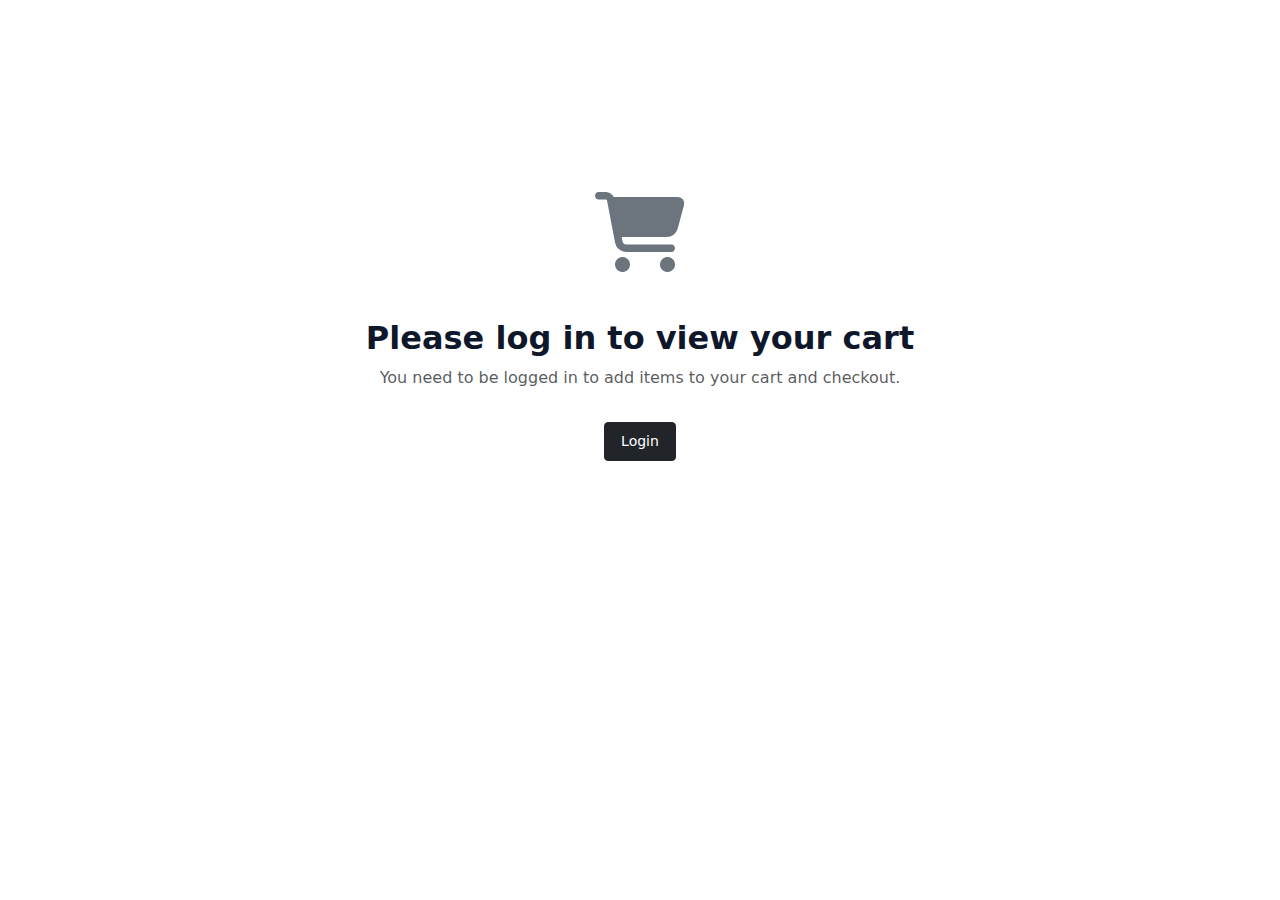
<file: cart/cart.html>
<!DOCTYPE html>
<html lang="en">
<head>
  <meta charset="UTF-8">
  <meta name="viewport" content="width=device-width, initial-scale=1.0">
  <title>EcomStore - Shopping Cart</title>
  <link href="https://cdn.jsdelivr.net/npm/bootstrap@5.3.3/dist/css/bootstrap.min.css" rel="stylesheet">
  <link rel="stylesheet" href="https://cdnjs.cloudflare.com/ajax/libs/font-awesome/6.5.1/css/all.min.css">
  <link rel="stylesheet" href="cart.css">
  <link rel="stylesheet" href="/assets/css/index.css">
</head>
<body>

    <main class="container my-5">
        <button id="back" class="mb-4 bg-transparent border-0 pointer-event"><i class="fas fa-arrow-left me-2"></i> Back</button>
        <div id="cart-content"> <div id="cart-header" class="mb-4">
                <h1 class="h2 fw-bold mb-1">Shopping Cart</h1>
                <p id="cart-items-count" class="text-muted"></p>
            </div>
            <div class="row">
                <div class="col-lg-8" id="cart-items-container">
                    </div>
                <div class="col-lg-4">
                    <div class="order-summary shadow-sm">
                        <h5 class="fw-bold">Order Summary</h5>
                        <div class="d-flex justify-content-between mt-3">
                            <span>Subtotal</span>
                            <span id="summary-price">$0.00</span>
                        </div>
                        <div class="d-flex justify-content-between">
                            <span>Shipping</span>
                            <span>Free</span>
                        </div>
                        <div class="d-flex justify-content-between text-muted">
                            <span>Tax (estimate)</span>
                            <span id="summary-tax">$0.00</span>
                        </div>
                        <hr>
                        <div class="d-flex justify-content-between fw-bold">
                            <span>Total</span>
                            <span id="summary-total">$0.00</span>
                        </div>
                        <a href="/checkout/shipping/shipping.html" class="btn btn-dark w-100 mt-3">Proceed to Checkout →</a>
                    </div>
                </div>
            </div>
        </div>
        
        <div id="empty-cart" class="d-none">
            <div class="d-flex flex-column justify-content-center align-items-center text-center" style="min-height: 60vh;">
                <div class="empty-cart-icon mb-4" style="font-size: 5rem;"><i class="fas fa-shopping-bag"></i></div>
                <h1 class="h2 fw-bold">Your cart is empty</h1>
                <p class="text-muted">Looks like you haven't added any items to your cart yet.</p>
                <a href="/products/products.html" class="btn btn-dark mt-3">Start Shopping <i class="fas fa-arrow-right"></i></a>
            </div>
        </div>
    </main>

    <script src="https://cdn.jsdelivr.net/npm/bootstrap@5.3.0/dist/js/bootstrap.bundle.min.js"></script>
    <script src="cart.js"></script> </body>
    <script src="/assets/js/index.js"></script>
</html>
</file>
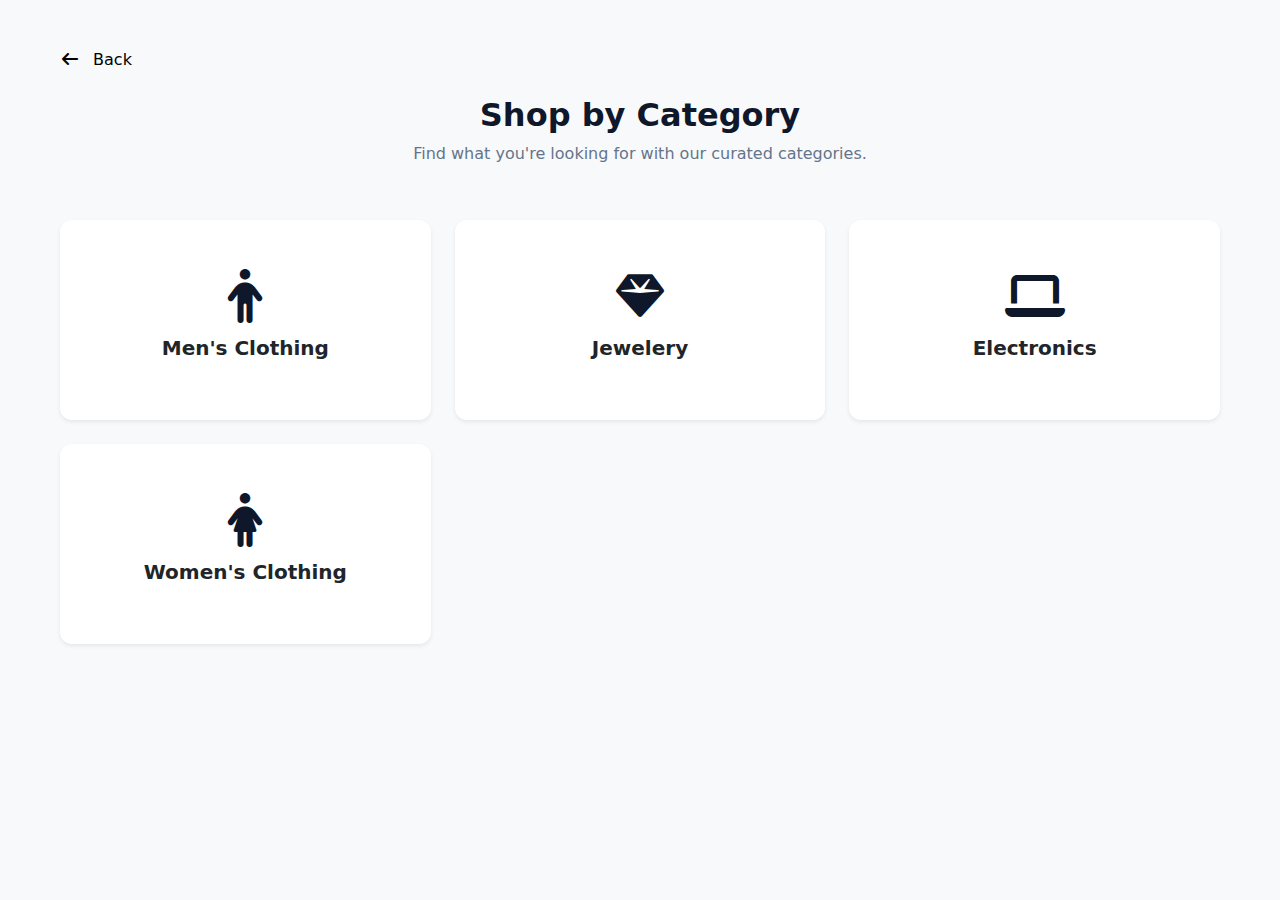
<file: categories/categories.html>
<!DOCTYPE html>
<html lang="en">
<head>
    <meta charset="UTF-8">
    <meta name="viewport" content="width=device-width, initial-scale=1.0">
    <title>Categories - EcomStore</title>
    <link rel="stylesheet" href="../assets/css/bootstrap.min.css">
    <link rel="stylesheet" href="../assets/css/all.min.css">
    <link rel="stylesheet" href="../assets/css/main.css"> <!-- Assuming a main css file -->
    <link rel="stylesheet" href="categories.css">
    <link rel="stylesheet" href="/assets/css/index.css">
</head>
<body class="bg-light">


    <main class="container my-5">
        <button id="back" class="mb-4 bg-transparent border-0 pointer-event"><i class="fas fa-arrow-left me-2"></i> Back</button>
        <div class="page-header text-center">
            <h1 class="page-title">Shop by Category</h1>
            <p class="page-subtitle">Find what you're looking for with our curated categories.</p>
        </div>

        <!-- Categories will be loaded here -->
        <div id="categories-container" class="row g-4 mt-4">
            <!-- This area will be filled by JavaScript -->
        </div>
    </main>

    <script src="../assets/js/bootstrap.bundle.min.js"></script>
    <script src="/assets/js/index.js"></script> <!-- السكربت الرئيسي -->
    <script src="categories.js"></script>
</body>
</html>
</file>
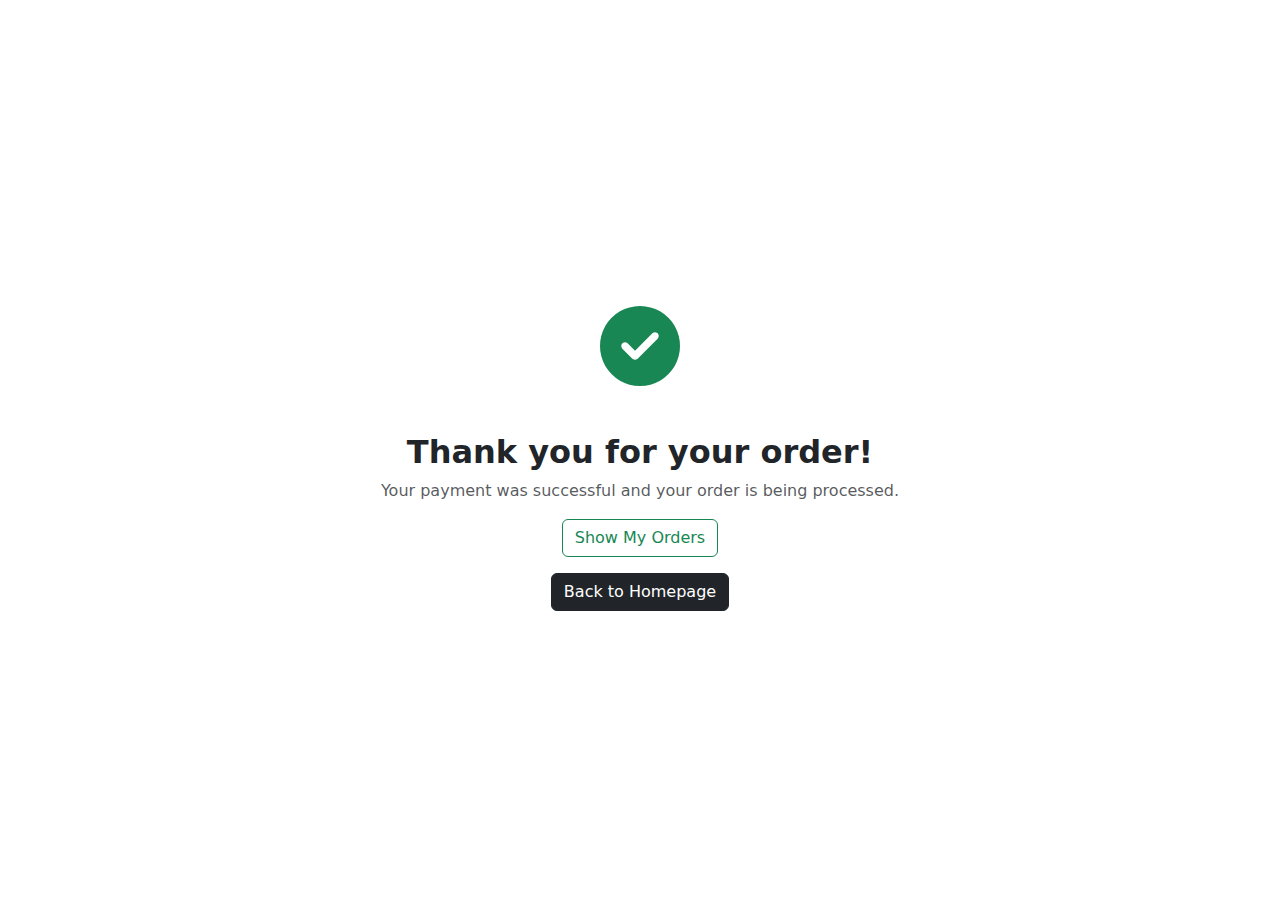
<file: checkout/thankyou.html>
<!DOCTYPE html>
<html lang="en">
<head>
    <meta charset="UTF-8">
    <meta name="viewport" content="width=device-width, initial-scale=1.0">
    <title>Thank You! - EcomStore</title>
    <link href="https://cdn.jsdelivr.net/npm/bootstrap@5.3.3/dist/css/bootstrap.min.css" rel="stylesheet">
    <link rel="stylesheet" href="https://cdnjs.cloudflare.com/ajax/libs/font-awesome/6.5.1/css/all.min.css">
</head>
<body>
    <div class="container">
        <div class="d-flex flex-column justify-content-center align-items-center text-center" style="min-height: 100vh;">
            <div class="mb-4" style="font-size: 5rem; color: #198754;">
                <i class="fas fa-check-circle"></i>
            </div>
            <h1 class="h2 fw-bold">Thank you for your order!</h1>
            <p class="text-muted">Your payment was successful and your order is being processed.</p>
            <a href="/orders/orders.html" class="btn btn-outline-success">Show My Orders</a>
            <a href="/index.html" class="btn btn-dark mt-3">Back to Homepage</a>
        </div>
    </div>
</body>
</html>
</file>
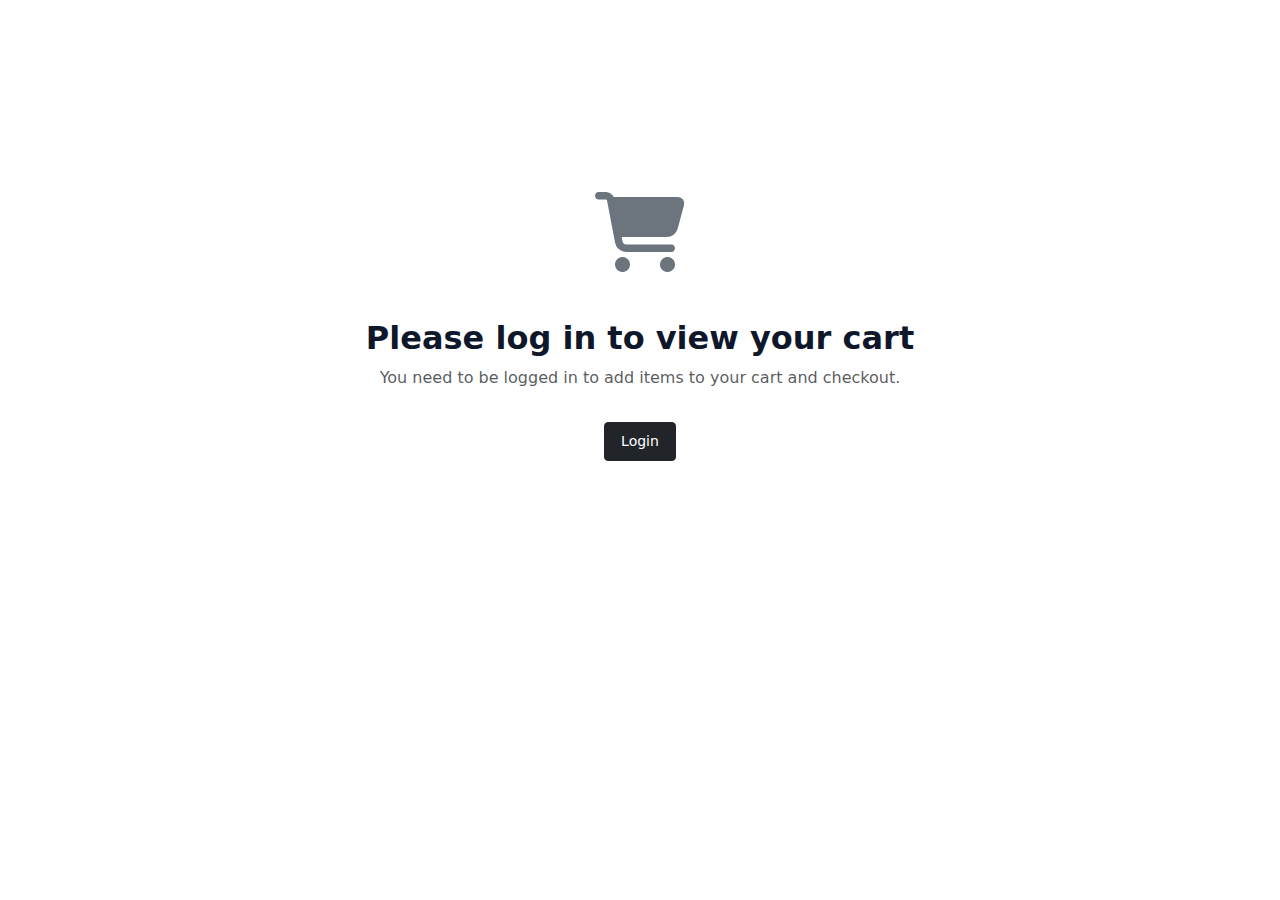
<file: checkout/payment/payment.html>
<!doctype html>
<html lang="en">

<head>
    <meta charset="utf-8">
    <meta name="viewport" content="width=device-width, initial-scale=1">
    <title>Checkout - EcomStore</title>
    <link rel="stylesheet" href="../../assets/css/bootstrap.min.css">
    <link rel="stylesheet" href="../../assets/css/all.min.css">
</head>

<body class="bg-light">

    <div class="container my-5">
        <button id="back" class="mb-4 bg-transparent border-0 pointer-event"><i class="fas fa-arrow-left me-2"></i> Back</button>
        <h2 class="mb-5 text-center">Checkout</h2>

        <!-- Progress bar -->
        <div class="d-flex justify-content-center align-items-center mb-5" bis_skin_checked="1">
            <div class="text-center mx-1" bis_skin_checked="1">
                <div class="btn btn-outline-secondary rounded-circle d-flex justify-content-center align-items-center mx-auto"
                    style="width:50px;height:50px;" bis_skin_checked="1"><i class="fa-solid fa-truck"></i></div>
                <div class="d-block mt-2 fw-bold" bis_skin_checked="1">Shipping</div>
            </div>
            <hr class="w-25 mx-2">
            <div class="text-center mx-1" bis_skin_checked="1">
                <div class="btn btn-dark rounded-circle d-flex justify-content-center align-items-center mx-auto"
                    style="width:50px;height:50px;" bis_skin_checked="1"><i class="fa-solid fa-credit-card"></i></div>
                <div class="d-block mt-2 text-secondary" bis_skin_checked="1">Payment</div>
            </div>
            <hr class="w-25 mx-2">
            <div class="text-center mx-1" bis_skin_checked="1">
                <div class="btn btn-outline-secondary rounded-circle d-flex justify-content-center align-items-center mx-auto"
                    style="width:50px;height:50px;" bis_skin_checked="1"><i class="fa-solid fa-circle-check"></i></div>
                <div class="d-block mt-2 text-secondary" bis_skin_checked="1">Review</div>
            </div>
        </div>

        <div class="row g-4 py-3">
            <!-- Payment Form -->
            <div class="col-lg-8">
                <div class="card shadow-sm">
                    <div class="card-body p-4">
                        <h5 class="mb-4">Payment Information</h5>
                        <form id="payment-form" class="row" novalidate>
                            <div class="col-12 mb-3">
                                <label for="card-name" class="form-label small">Name on Card</label>
                                <input type="text" class="form-control" id="card-name" required>
                            </div>
                            <div class="col-12 mb-3">
                                <label for="card-number" class="form-label small">Card Number</label>
                                <input type="text" class="form-control" id="card-number" required>
                            </div>
                            <div class="col-6 mb-3">
                                <label for="expiry-date" class="form-label small">Expiry Date</label>
                                <input type="text" class="form-control" id="expiry-date" placeholder="MM/YY" required>
                            </div>
                            <div class="col-6 mb-3">
                                <label for="cvv" class="form-label small">CVV</label>
                                <input type="text" class="form-control" id="cvv" required>
                            </div>
                            <div class="col-12 mt-3">
                                <button type="submit" id="pay-btn" class="btn btn-dark w-100 btn-lg">
                                    <span class="spinner-border spinner-border-sm d-none" role="status"
                                        aria-hidden="true"></span>
                                    <span class="btn-text">Complete Order</span>
                                </button>
                            </div>
                        </form>
                    </div>
                </div>
            </div>

            <!-- Order Summary -->
            <div class="col-lg-4">
                <div class="card shadow-sm">
                    <div class="card-body p-4">
                        <h5 class="mb-4">Order Summary</h5>
                        <div id="summary-items-container">
                            <!-- Items will be loaded here by JS -->
                        </div>
                        <hr>
                        <div class="d-flex justify-content-between">
                            <span>Subtotal</span>
                            <span id="summary-subtotal">$0.00</span>
                        </div>
                        <div class="d-flex justify-content-between">
                            <span>Shipping</span>
                            <span>Free</span> <!-- Example shipping cost -->
                        </div>
                        <div class="d-flex justify-content-between">
                            <span>Tax</span>
                            <span id="summary-tax">$0.00</span>
                        </div>
                        <hr>
                        <div class="d-flex justify-content-between fw-bold h5">
                            <span>Total</span>
                            <span id="summary-total">$0.00</span>
                        </div>
                    </div>
                </div>
            </div>
        </div>
    </div>

    <script src="../../assets/js/bootstrap.bundle.min.js"></script>
    <script src="payment.js"></script>
</body>

</html>
</file>
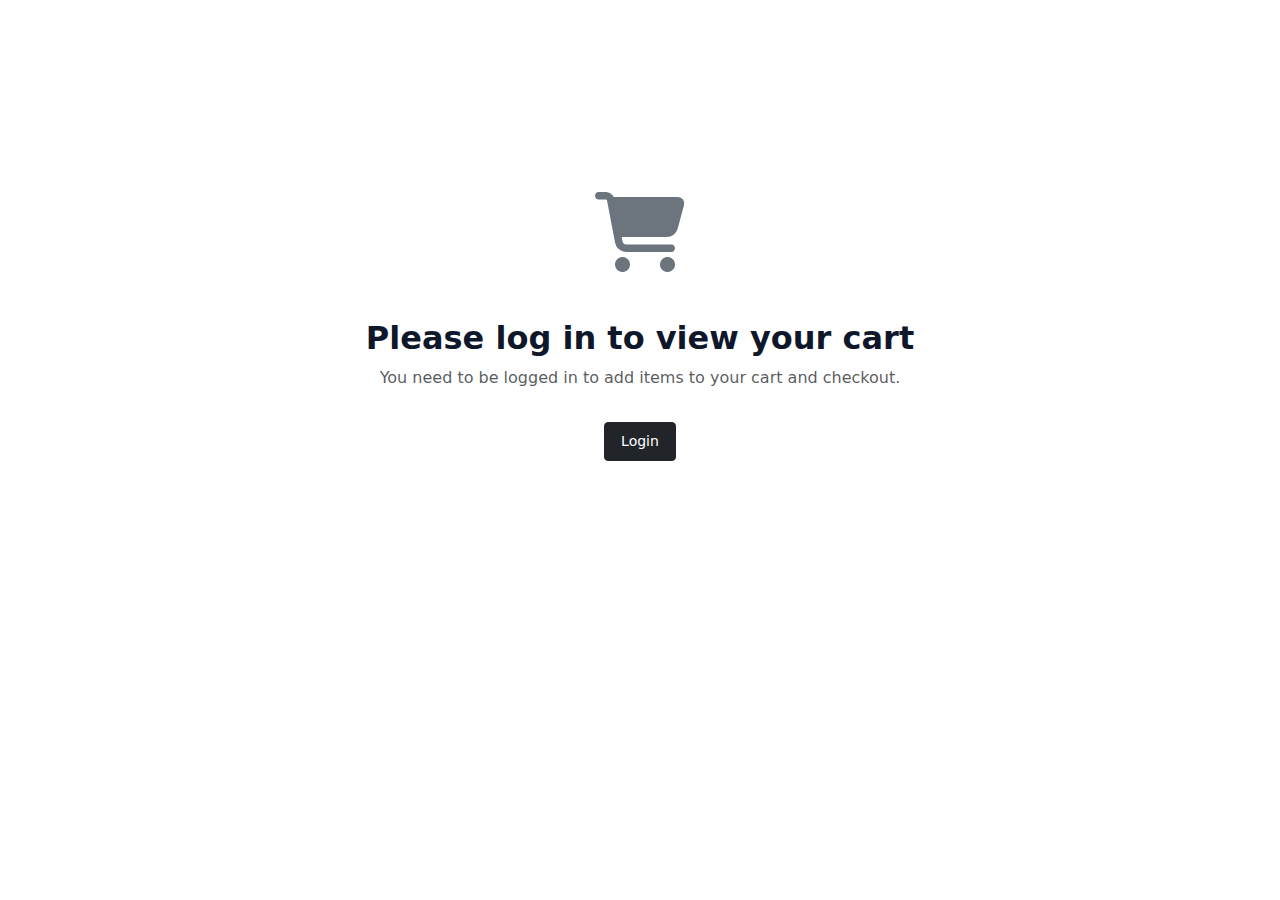
<file: checkout/shipping/shipping.html>
<!doctype html>
<html lang="en">

<head>
    <meta charset="utf-8">
    <meta name="viewport" content="width=device-width, initial-scale=1">
    <title>Shipping - EcomStore</title>
    <link rel="stylesheet" href="../../assets/css/bootstrap.min.css">
    <link rel="stylesheet" href="../../assets/css/all.min.css">
</head>

<body class="bg-light">

    <div class="container my-5">
        <button id="back" class="mb-4 bg-transparent border-0 pointer-event"><i class="fas fa-arrow-left me-2"></i> Back</button>
        <h2 class="mb-5 text-center">Checkout</h2>

        <!-- Progress bar -->
        <div class="d-flex justify-content-center align-items-center mb-5">
            <div class="text-center mx-1">
                <div class="btn btn-dark rounded-circle d-flex justify-content-center align-items-center mx-auto" style="width:50px;height:50px;"><i class="fa-solid fa-truck"></i></div>
                <div class="d-block mt-2 fw-bold">Shipping</div>
            </div>
            <hr class="w-25 mx-2">
            <div class="text-center mx-1">
                <div class="btn btn-outline-secondary rounded-circle d-flex justify-content-center align-items-center mx-auto" style="width:50px;height:50px;"><i class="fa-solid fa-credit-card"></i></div>
                <div class="d-block mt-2 text-secondary">Payment</div>
            </div>
            <hr class="w-25 mx-2">
            <div class="text-center mx-1">
                <div class="btn btn-outline-secondary rounded-circle d-flex justify-content-center align-items-center mx-auto" style="width:50px;height:50px;"><i class="fa-solid fa-circle-check"></i></div>
                <div class="d-block mt-2 text-secondary">Review</div>
            </div>
        </div>

        <div class="row g-4 py-3">
            <!-- Shipping Form -->
            <div class="col-lg-8">
                <div class="card shadow-sm">
                    <div class="card-body p-4">
                        <h5 class="mb-4">Shipping Information</h5>
                        <form id="shipping-form" class="row" novalidate>
                            <div class="col-md-6 mb-3">
                                <label class="form-label">First Name</label>
                                <input type="text" class="form-control" required>
                                <div class="invalid-feedback">First name is required.</div>
                            </div>
                            <div class="col-md-6 mb-3">
                                <label class="form-label">Last Name</label>
                                <input type="text" class="form-control" required>
                                <div class="invalid-feedback">Last name is required.</div>
                            </div>
                            <div class="col-12 mb-3">
                                <label class="form-label">Address</label>
                                <input type="text" class="form-control" required>
                                <div class="invalid-feedback">Address is required.</div>
                            </div>
                            <!-- Add more fields as needed -->
                            <div class="col-12">
                                <button type="submit" class="btn btn-dark w-100 mt-3">Continue to Payment</button>
                            </div>
                        </form>
                    </div>
                </div>
            </div>

            <!-- Order Summary -->
            <div class="col-lg-4">
                <div class="card shadow-sm">
                    <div class="card-body p-4">
                        <h5 class="mb-4">Order Summary</h5>
                        <div id="summary-items-container">
                            <!-- Items will be loaded here by JS -->
                        </div>
                        <hr>
                        <div class="d-flex justify-content-between">
                            <span>Subtotal</span>
                            <span id="summary-subtotal">$0.00</span>
                        </div>
                        <div class="d-flex justify-content-between">
                            <span>Shipping</span>
                            <span id="summary-shipping">$10.00</span>
                        </div>
                        <div class="d-flex justify-content-between">
                            <span>Tax</span>
                            <span id="summary-tax">$0.00</span>
                        </div>
                        <hr>
                        <div class="d-flex justify-content-between fw-bold h5">
                            <span>Total</span>
                            <span id="summary-total">$0.00</span>
                        </div>
                    </div>
                </div>
            </div>
        </div>
    </div>

    <script src="../../assets/js/bootstrap.bundle.min.js"></script>
    <script src="shipping.js"></script>
</body>
</html>
</file>
<file: cart/cart.css>
body {
   background-color: #fff;
 }

 .cart-item {
   border: 1px solid #eee;
   border-radius: 10px;
   padding: 15px;
   margin-bottom: 15px;
   display: flex;
   align-items: center;
   justify-content: space-between;
 }
 
 .cart-item img {
   width: 80px;
   border-radius: 8px;
  }
  
   @media (max-width: 772px) {
    .cart-item {
      pad: 0;
    }
    .cart-item img {
      display: none;
    }
   }

 .order-summary {
   border: 1px solid #eee;
   border-radius: 10px;
   padding: 20px;
   background: #fff;
 }

 .rounded {
   width: 100px;
   height: 100px;
   object-fit: cover;
 }

 .incDec {
  width: 25px;
  height: 25px;
  background-color: white;
  border-radius: 5px;
  display: flex;
  align-items: center;
  justify-content: center;
  transition: all 0.3s;
 }

 .incDec:hover {
  background-color: #000;
  color: #fff;
  border: 1px solid black;
 }
</file>
<file: assets/css/main.css>
body {
    font-family: ui-sans-serif, system-ui, sans-serif, "Apple Color Emoji",
        "Segoe UI Emoji", "Segoe UI Symbol", "Noto Color Emoji";
}

.btn-brand {
    background-color: #0F172A;
    color: #fff;
    border: none;
    transition: background-color 0.3s ease;
}

.btn-brand:hover {
    background-color: #1E293B;
    color: #fff;
}
</file>
<file: categories/categories.css>
.category-card {
    border: none;
    border-radius: 0.75rem;
    overflow: hidden;
    transition: all 0.3s ease-in-out;
    text-decoration: none;
    color: #212529;
    background-color: #fff;
}

.category-card:hover {
    transform: translateY(-5px);
    box-shadow: 0 8px 20px rgba(0,0,0,0.12);
}

.category-card .card-body {
    display: flex;
    flex-direction: column;
    justify-content: center;
    align-items: center;
    height: 200px;
}

.category-icon {
    font-size: 3rem;
    margin-bottom: 1rem;
    color: #0F172A;
}

.category-title {
    font-weight: 600;
    font-size: 1.25rem;
}
</file>
<file: assets/css/index.css>
body {
    color: var(--main-color);
    font-family: ui-sans-serif, system-ui, sans-serif, "Apple Color Emoji",
        "Segoe UI Emoji", "Segoe UI Symbol", "Noto Color Emoji";
}


/* Global Reset and Base Styles */
:root {
    scroll-behavior: smooth;
    --main-color: #0f172a;
    --sub-color: hsl(215.4 16.3% 46.9%);
}

* {
    margin: 0;
    padding: 0;
    box-sizing: border-box;
}


/* Utility Classes */
.container {
    max-width: 1200px;
    margin: 0 auto;
    padding: 0 20px;
}

.btn {
    padding: 8px 16px;
    border-radius: 4px;
    font-size: 14px;
    cursor: pointer;
    text-align: center;
}

.btn-primary {
    background-color: var(--main-color);
    color: white;
    border: none;
}

.btn-primary:hover {
    background-color: #555;
}

.btn-outline {
    background: none;
    border: 1px solid #ddd;
    color: var(--main-color);
}

.btn-outline:hover {
    background-color: #f8f9fa;
}

/* Header */
.header {
    background-color: rgba(255, 255, 255, 0.9);
    border-bottom: 1px solid #e9ecef;
    padding: 12px 0;
    position: sticky;
    top: 0;
    z-index: 100;
}

.header-container {
    display: flex;
    align-items: center;
    justify-content: space-between;
}

.logo {
    display: flex;
    align-items: center;
    font-size: 18px;
    font-weight: 600;
    color: var(--main-color);
    text-decoration: none;
}

.logo-icon {
    width: 24px;
    height: 24px;
    background-color: var(--main-color);
    color: white;
    border-radius: 4px;
    display: flex;
    align-items: center;
    justify-content: center;
    margin-right: 8px;
    font-size: 12px;
    font-weight: bold;
}

#cart-count {
    font-size: 11px;
}


.nav-links {
    display: flex;
    gap: 25px;
}

.nav-links a {
    color: var(--sub-color);
    text-decoration: none;
    font-size: 14px;
}

.nav-links a:hover {
    color: var(--main-color);
}

.auth-section {
    display: flex;
    gap: 12px;
}

/* Mobile Menu */
#mobileMenu {
    background-color: white;
    border-top: 1px solid #ddd;
}

#mobileMenu .nav-links {
    flex-direction: column;
    gap: 15px;
    margin-bottom: 15px;
}

/* Hero Section */
.hero {
    height: 100vh;
    background: linear-gradient(to right, #f8f9fa, #e9ecef);
    display: flex;
    justify-content: center;
    align-items: center;
    text-align: center;
    padding: 0 20px;
}

.hero-title {
    font-size: 40px;
    font-weight: 700;
    margin-bottom: 15px;
    color: var(--main-color);
}

.hero-subtitle {
    font-size: 18px;
    color: var(--sub-color);
    margin-bottom: 30px;
}

.hero-buttons {
    display: flex;
    gap: 20px;
    justify-content: center;
    flex-wrap: wrap;
}

.hero-buttons .btn {
    min-width: 150px;
}

/* Why Choose Us Section */
.why-choose-us {
    padding: 60px 20px;
    background-color: white;
    text-align: center;
}

.features {
    display: flex;
    justify-content: space-between;
    gap: 30px;
    margin-top: 40px;
    flex-wrap: wrap;
}

.feature {
    flex: 1;
    min-width: 220px;
    max-width: 300px;
    margin: 0 auto;
}

.feature-icon {
    background-color: #f1f5f9;
    width: 60px;
    height: 60px;
    border-radius: 50%;
    display: flex;
    align-items: center;
    justify-content: center;
    margin: 0 auto 15px;
    font-size: 24px;
    color: var(--main-color);
}

.feature-title {
    font-weight: 600;
    margin-bottom: 10px;
    color: var(--main-color);
}

.feature-text {
    color: var(--sub-color);
    font-size: 14px;
}

/* Main Content */
.main-container {
    padding: 30px 20px;
}

.page-header {
    margin-bottom: 30px;
}

.page-title {
    font-size: 32px;
    font-weight: 600;
    color: var(--main-color);
    margin-bottom: 8px;
}

.page-subtitle {
    color: var(--sub-color);
    font-size: 16px;
}

/* Products Grid */
/* Products Grid */
.products-grid {
    display: grid;
    grid-template-columns: repeat(auto-fill, minmax(250px, 1fr));
    gap: 25px;
    align-items: stretch;
}

.product-card {
    background: white;
    border-radius: 12px;
    overflow: hidden;
    box-shadow: 0 2px 8px rgba(0, 0, 0, 0.08);
    display: flex;
    flex-direction: column;
    height: 100%;
}

.product-card img {
    transition: all 1s;
}

.product-card:hover img {
    transform: scale(1.2);
}

.product-image {
    position: relative;
    height: 220px;
    background-color: #f8f9fa;
    overflow: hidden;
}

.product-image img {
    width: 100%;
    height: 100%;
    object-fit: contain;
}

.stock-badge,
.featured-badge {
    position: absolute;
    padding: 4px 8px;
    border-radius: 15px;
    font-size: 12px;
}

.stock-badge {
    top: 10px;
    right: 10px;
    background-color: rgba(255, 255, 255, 0.9);
    color: var(--main-color);
}

.featured-badge {
    top: 10px;
    left: 10px;
    background-color: var(--main-color);
    color: white;
    font-weight: 500;
}

.product-info {
    padding: 18px;
    display: flex;
    flex-direction: column;
    flex-grow: 1;
}

.product-title {
    font-size: 16px;
    font-weight: 600;
    margin-bottom: 8px;
    color: var(--main-color);
}

.product-description {
    font-size: 13px;
    color: var(--sub-color);
    margin-bottom: 12px;
    line-height: 1.4;
    flex-grow: 1;
}

.product-rating {
    display: flex;
    align-items: center;
    margin-bottom: 12px;
}

.stars {
    display: flex;
    gap: 2px;
    margin-right: 6px;
}

.fa-star {
    color: #ffc107;
    font-size: 12px;
}

.rating-text {
    font-size: 12px;
    color: var(--sub-color);
}

.product-footer {
    display: flex;
    justify-content: space-between;
    align-items: center;
    margin-top: 15px;
}

.product-price {
    font-size: 18px;
    font-weight: 600;
    color: var(--main-color);
}

.product-category {
    font-size: 12px;
    color: var(--main-color);
    background-color: #f2f3f4;
    padding: 4px 8px;
    border-radius: 5px;
}


/* Responsive Design */
@media (max-width: 1024px) {
    .features {
        flex-direction: column;
        align-items: center;
    }
}

@media (max-width: 768px) {
    .header-container {
        padding: 15px 20px;
        justify-content: space-around;
    }

    .search-section {
        display: none;
    }

    .btn {
        padding: 6px 10px;
    }

    .page-title {
        font-size: 28px;
    }

    .hero-buttons {
        flex-direction: column;
        gap: 10px;
    }

    .hero-buttons .btn {
        width: 100%;
        padding: 10px;
    }
}

@media (max-width: 480px) {
    .main-container {
        padding: 20px 15px;
    }
}


/* -----------------------
   SELLER CTA SECTION
------------------------- */
.seller-cta {
    background-color: #0f172a;
}

.seller-cta-text {
    font-size: 16px;
    color: #e2e8f0;
    max-width: 600px;
}

.seller-cta-btn:hover {
    background-color: #e2e8f0 !important;
    color: #0f172a !important;
}

/* -----------------------
   FOOTER SECTION
------------------------- */
.site-footer {
    background-color: #f9fafb;
}

.footer-heading {
    font-weight: 700;
    margin-bottom: 15px;
    font-size: 15px;
    color: #0f172a;
}

.footer-link {
    display: block;
    color: #6b7280;
    font-weight: 400;
    margin-bottom: 6px;
    text-decoration: none;
    transition: color 0.2s ease;
}

.footer-link:hover {
    color: #0f172a;
    font-weight: 500;
    text-decoration: none;
}

.footer-logo-icon {
    width: 36px;
    height: 36px;
    background-color: #0f172a;
    font-size: 16px;
}

.footer-logo-text {
    font-weight: 700;
    font-size: 18px;
    color: #0f172a;
}

.site-footer-bottom {
    font-size: 13px;
    color: #6b7280;
}

.carousel-item {
    height: 90vh;
    min-height: 500px;
    background-color: #f8f9fa;
}

.carousel-item img {
    height: 100%;
    object-fit: cover;
    filter: brightness(0.5);
}

.carousel-caption {
    top: 0;
    bottom: 0;
    display: flex;
    flex-direction: column;
    justify-content: center;
    align-items: center;
    text-align: center;
}

.carousel-caption .hero-title {
    font-size: 3.5rem;
    font-weight: 700;
    color: #09c;
    text-shadow: 2px 2px 4px rgba(0, 0, 0, 0.5);
}

.carousel-caption .hero-subtitle {
    font-size: 1.25rem;
    max-width: 600px;
    margin: 1rem auto;
    color: #f1f5f9;
    text-shadow: 1px 1px 3px rgba(0, 0, 0, 0.5);
}

/* Hero caption animation */
.carousel-caption h1,
.carousel-caption p,
.carousel-caption a {
    opacity: 0;
    transform: translateY(30px) scale(0.95);
    transition: all 0.8s ease;
}

.carousel-item.active .carousel-caption h1 {
    opacity: 1;
    transform: translateY(0) scale(1);
    transition-delay: 0.3s;
}

.carousel-item.active .carousel-caption p {
    opacity: 1;
    transform: translateY(0) scale(1);
    transition-delay: 0.6s;
}

.carousel-item.active .carousel-caption a {
    opacity: 1;
    transform: translateY(0) scale(1);
    transition-delay: 0.9s;
}

/* Scroll reveal animations */
.reveal {
    opacity: 0;
    transform: translateY(50px);
    transition: all 1s cubic-bezier(.25, .8, .25, 1);
}

.reveal.visible {
    opacity: 1;
    transform: translateY(0);
}

/* Floating particles */
.particles {
    position: absolute;
    top: 0;
    left: 0;
    width: 100%;
    height: 100%;
    overflow: hidden;
    pointer-events: none;
    z-index: 1;
}

.particles span {
    position: absolute;
    display: block;
    width: 10px;
    height: 10px;
    background: rgba(255, 255, 255, 0.4);
    border-radius: 50%;
    animation: float 20s linear infinite;
}

@keyframes float {
    from {
        transform: translateY(0) translateX(0);
        opacity: 1;
    }

    to {
        transform: translateY(-1000px) translateX(200px);
        opacity: 0;
    }
}
</file>
